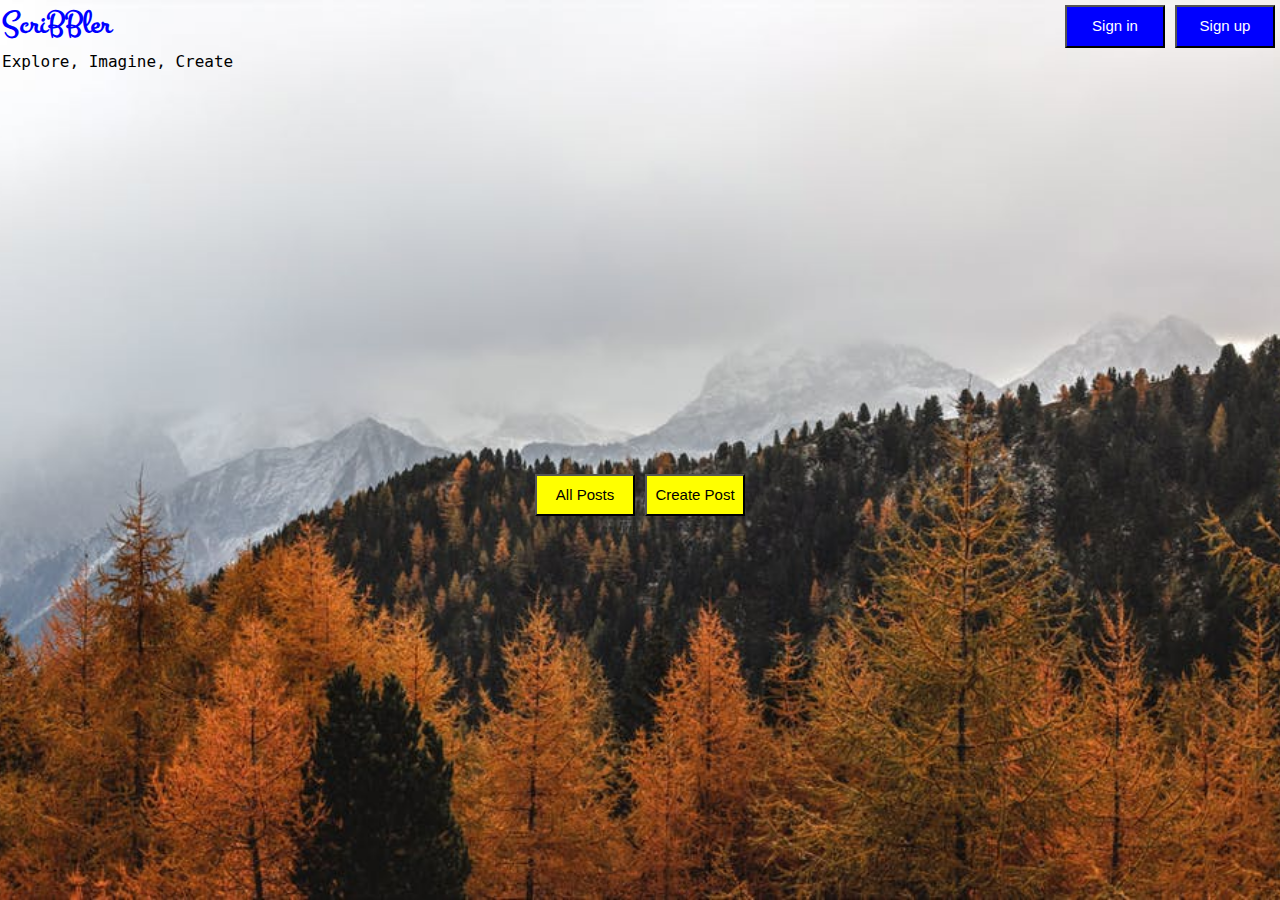
<file: index.html>
<!DOCTYPE html>
<html>

<head>
    <meta charset="utf-8" />
    <meta http-equiv="X-UA-Compatible" content="IE=edge">
    <title></title>
    <meta name="viewport" content="width=device-width, initial-scale=1">
    <!-- TODO: Include Font Awesome file here -->
    <link href="https://fonts.googleapis.com/css?family=Montez|Ubuntu+Mono&display=swap" rel="stylesheet">
    
    <!-- TODO: Include Google Fonts file here -->
    <link rel="stylesheet" href="./css/index.css">
    <link rel="stylesheet" href="./css/common.css">
    <link rel="stylesheet" href="https://stackpath.bootstrapcdn.com/bootstrap/4.4.1/css/bootstrap.min.css" integrity="sha384-Vkoo8x4CGsO3+Hhxv8T/Q5PaXtkKtu6ug5TOeNV6gBiFeWPGFN9MuhOf23Q9Ifjh" crossorigin="anonymous">
    <script src="https://code.jquery.com/jquery-3.3.1.slim.min.js" integrity="sha384-q8i/X+965DzO0rT7abK41JStQIAqVgRVzpbzo5smXKp4YfRvH+8abtTE1Pi6jizo" crossorigin="anonymous"></script>
	<script src="https://cdnjs.cloudflare.com/ajax/libs/popper.js/1.14.3/umd/popper.min.js" integrity="sha384-ZMP7rVo3mIykV+2+9J3UJ46jBk0WLaUAdn689aCwoqbBJiSnjAK/l8WvCWPIPm49" crossorigin="anonymous"></script>
	<script src="https://stackpath.bootstrapcdn.com/bootstrap/4.1.3/js/bootstrap.min.js" integrity="sha384-ChfqqxuZUCnJSK3+MXmPNIyE6ZbWh2IMqE241rYiqJxyMiZ6OW/JmZQ5stwEULTy" crossorigin="anonymous"></script>
</head>

<body id="my_body">
    <!-- TODO: Include all your code for the header and home page here -->
    <div id="main_div">
    <div id="header">
            <span id="logo">ScriBBler</span>
            <button type="button" class="header_btn" id="signup_btn" data-toggle="modal" data-target="#exampleModalSignUp">Sign up</button>
            <button class="header_btn" id="signin_btn" data-toggle="modal" data-target="#exampleModal">Sign in</button> 
            <p id="logo_txt">Explore, Imagine, Create</p>

        <!-- Sign in Modal -->
      <div class="modal fade" id="exampleModal" tabindex="-1" role="dialog" aria-labelledby="exampleModalLabel" aria-hidden="true">
        <div class="modal-dialog" role="document">
          <div class="modal-content">
            <div class="modal-header">
              <h5 class="modal-title" id="exampleModalLabel">Welcome Back</h5>
              <button type="button" class="close" data-dismiss="modal" aria-label="Close">
                <span aria-hidden="true">&times;</span>
              </button>
            </div>
            <div class="modal-body">
                    <form>
                            <div class="form-group has-error">
                              <label for="exampleInputEmail1">Email address</label>
                              <input type="email" class="form-control" required="required" id="exampleInputEmail1" aria-describedby="emailHelp" placeholder="Enter email">
                            </div>
                            <div  class="form-group">
                              <label for="exampleInputPassword1">Password</label>
                              <input type="password" class="form-control" required="required" id="exampleInputPassword1" placeholder="Password">
                            </div>
                            <button type="submit" class="btn btn-primary" id="btn1">Sign In</button>
                            <p style="font-weight: bold;text-align: center;">Not a member ? <a href="#exampleModalSignUp" data-toggle="modal" data-target="#exampleModalSignUp" data-dismiss="modal">Signup</a></p>
                          </form>
            </div>
            <div class="modal-footer">
              
            </div>
          </div>
        </div>
      </div>


      <!--Signup Modal -->
    <div class="modal fade" id="exampleModalSignUp" tabindex="-1" role="dialog" aria-labelledby="exampleModalLabel" aria-hidden="true">
        <div class="modal-dialog" role="document">
          <div class="modal-content">
            <div class="modal-header">
              <h5 class="modal-title" id="exampleModalLabel">Join Us</h5>
              <button type="button" class="close" data-dismiss="modal" aria-label="Close">
                <span aria-hidden="true">&times;</span>
              </button>
            </div>
            <div class="modal-body">
                    <form>
                            <div class="form-group has-error">
                                    <label for="exampleInputName1" style="font-weight: bold;">Name</label>
                                    <input type="email" class="form-control" required="required" id="exampleInputName1" aria-describedby="emailName" placeholder="Enter Name">
                                  </div>
                            <div class="form-group">
                              <label for="exampleInputEmail1" style="font-weight: bold;">UserName</label>
                              <input type="email" class="form-control" required="required" id="exampleInputEmail1" aria-describedby="emailHelp" placeholder="Enter your username">
                            </div>
                            <div class="form-group">
                              <label for="exampleInputPassword1" style="font-weight: bold;">Password</label>
                              <input type="password" class="form-control" required="required" id="exampleInputPassword1" placeholder="Password">
                            </div>
                            <div class="form-group">
                                    <label for="exampleInputPassword1" style="font-weight: bold;">Confirm Password</label>
                                    <input type="password" class="form-control" required="required" id="exampleInputPassword2" placeholder="Re-enter Password">
                                  </div>
                            <button type="submit" class="btn btn-primary" id="btn2">Sign Up</button>
                          </form>
            </div>
            <div class="modal-footer">
              
            </div>
          </div>
        </div>
      </div>
    </div> 
</div>

<div id=post_div>
    <button class="post_btn">All Posts</button>
    <button class="post_btn" data-toggle="modal" data-target="#createPostModal">Create Post</button>
</div>

    <!--Create post Modal-->
    <div class="modal fade" id="createPostModal" tabindex="-1" role="dialog" aria-labelledby="exampleModalLabel" aria-hidden="true">
        <div class="modal-dialog" role="document">
          <div class="modal-content">
            <div class="modal-header">
              <h5 class="modal-title" id="exampleModalLabel">Welcome Back</h5>
              <button type="button" class="close" data-dismiss="modal" aria-label="Close">
                <span aria-hidden="true">&times;</span>
              </button>
            </div>
            <div class="modal-body">
                    <form>
                            <div class="form-group">
                              <label for="postTitle">Title</label>
                              <textarea rows="1" id="postTitle" required="required" class="form-control" placeholder="Enter the title of yout post"></textarea>
                            </div>
                            <div  class="form-group">
                              <label for="postContent">Contents</label>
                              <textarea rows="20" id="postContent" required="required" class="form-control" placeholder="Enter the contents of yout post"></textarea>
                            </div>
                            <button type="submit" class="btn btn-primary" id="createpost_btn">Create</button>
                          </form>
            </div>
            <div class="modal-footer">
              
            </div>
          </div>
        </div>
      </div>
    
</body>

</html>
</file>
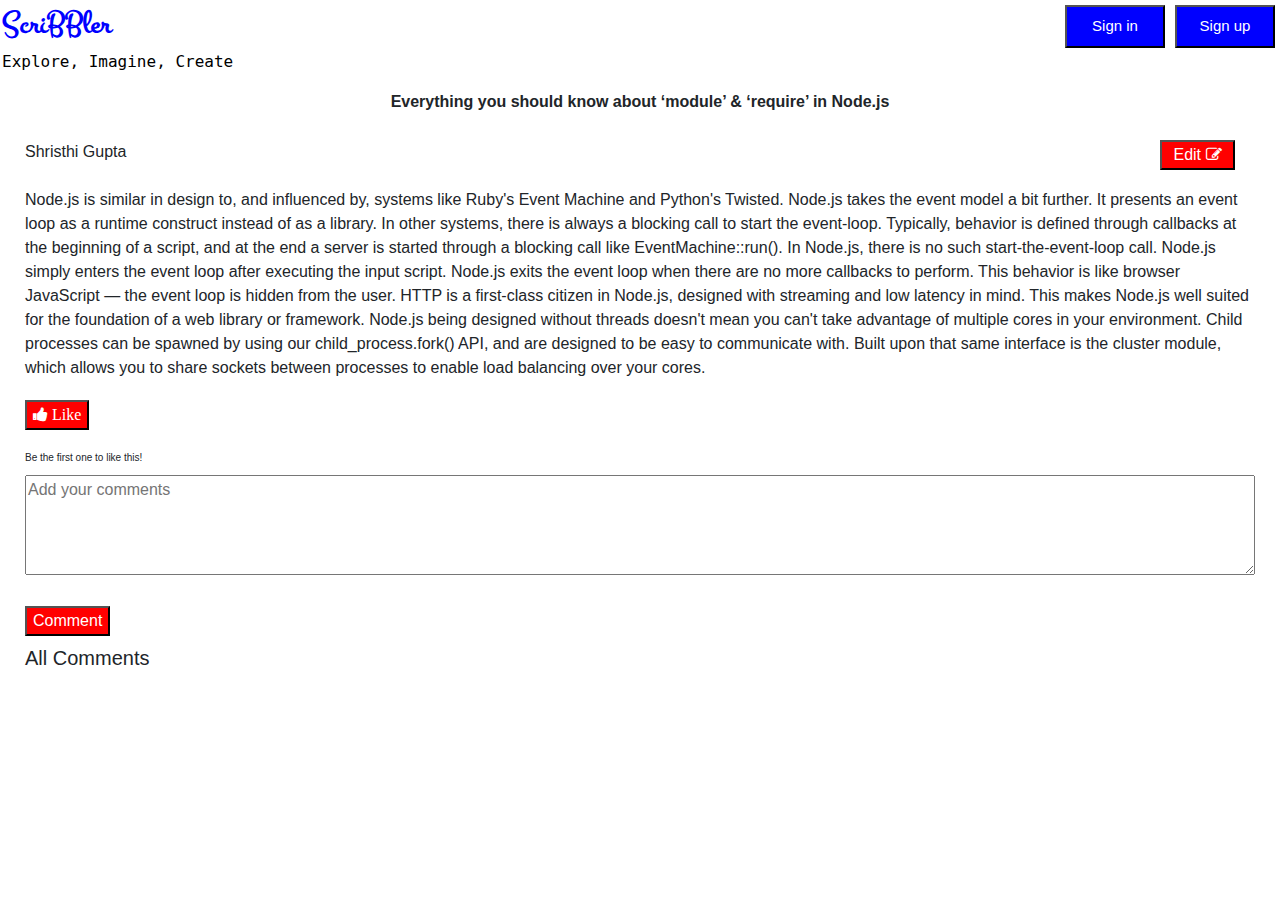
<file: html/post.html>
<!DOCTYPE html>
<html>
    <head>
        <meta charset="utf-8" />
        <meta http-equiv="X-UA-Compatible" content="IE=edge">
        <title></title>
        <meta name="viewport" content="width=device-width, initial-scale=1">
        <link href="https://fonts.googleapis.com/css?family=Montez|Ubuntu+Mono&display=swap" rel="stylesheet">
        <link rel="stylesheet" href="../css/common.css">
        <link rel="stylesheet" href="../css/post.css">

        <link rel="stylesheet" href="https://maxcdn.bootstrapcdn.com/font-awesome/4.4.0/css/font-awesome.min.css">
    <link rel="stylesheet" href="https://stackpath.bootstrapcdn.com/bootstrap/4.4.1/css/bootstrap.min.css" integrity="sha384-Vkoo8x4CGsO3+Hhxv8T/Q5PaXtkKtu6ug5TOeNV6gBiFeWPGFN9MuhOf23Q9Ifjh" crossorigin="anonymous">
    <script src="https://code.jquery.com/jquery-3.3.1.slim.min.js" integrity="sha384-q8i/X+965DzO0rT7abK41JStQIAqVgRVzpbzo5smXKp4YfRvH+8abtTE1Pi6jizo" crossorigin="anonymous"></script>
	<script src="https://cdnjs.cloudflare.com/ajax/libs/popper.js/1.14.3/umd/popper.min.js" integrity="sha384-ZMP7rVo3mIykV+2+9J3UJ46jBk0WLaUAdn689aCwoqbBJiSnjAK/l8WvCWPIPm49" crossorigin="anonymous"></script>
	<script src="https://stackpath.bootstrapcdn.com/bootstrap/4.1.3/js/bootstrap.min.js" integrity="sha384-ChfqqxuZUCnJSK3+MXmPNIyE6ZbWh2IMqE241rYiqJxyMiZ6OW/JmZQ5stwEULTy" crossorigin="anonymous"></script>
        
    </head>
    <body>
        <div id="header">
            <span id="logo">ScriBBler</span>
            <button type="button" class="header_btn" id="signup_btn" data-toggle="modal" data-target="#exampleModalSignUp">Sign up</button>
            <button class="header_btn" id="signin_btn" data-toggle="modal" data-target="#exampleModal">Sign in</button> 
            <p id="logo_txt">Explore, Imagine, Create</p>
    
        <!-- Sign in Modal -->
      <div class="modal fade" id="exampleModal" tabindex="-1" role="dialog" aria-labelledby="exampleModalLabel" aria-hidden="true">
        <div class="modal-dialog" role="document">
          <div class="modal-content">
            <div class="modal-header">
              <h5 class="modal-title" id="exampleModalLabel">Welcome Back</h5>
              <button type="button" class="close" data-dismiss="modal" aria-label="Close">
                <span aria-hidden="true">&times;</span>
              </button>
            </div>
            <div class="modal-body">
                    <form>
                            <div class="form-group has-error">
                              <label for="exampleInputEmail1">Email address</label>
                              <input type="email" class="form-control" required="required" id="exampleInputEmail1" aria-describedby="emailHelp" placeholder="Enter email">
                            </div>
                            <div  class="form-group">
                              <label for="exampleInputPassword1">Password</label>
                              <input type="password" class="form-control" required="required" id="exampleInputPassword1" placeholder="Password">
                            </div>
                            <button type="submit" class="btn btn-primary" id="btn1">Sign In</button>
                            <p style="font-weight: bold;text-align: center;">Not a member ? <a href="#exampleModalSignUp" data-toggle="modal" data-target="#exampleModalSignUp" data-dismiss="modal">Signup</a></p>
                          </form>
            </div>
            <div class="modal-footer">
              
            </div>
          </div>
        </div>
      </div>
    
    
      <!--Signup Modal -->
    <div class="modal fade" id="exampleModalSignUp" tabindex="-1" role="dialog" aria-labelledby="exampleModalLabel" aria-hidden="true">
        <div class="modal-dialog" role="document">
          <div class="modal-content">
            <div class="modal-header">
              <h5 class="modal-title" id="exampleModalLabel">Join Us</h5>
              <button type="button" class="close" data-dismiss="modal" aria-label="Close">
                <span aria-hidden="true">&times;</span>
              </button>
            </div>
            <div class="modal-body">
                    <form>
                            <div class="form-group has-error">
                                    <label for="exampleInputName1" style="font-weight: bold;">Name</label>
                                    <input type="email" class="form-control" required="required" id="exampleInputName1" aria-describedby="emailName" placeholder="Enter Name">
                                  </div>
                            <div class="form-group">
                              <label for="exampleInputEmail1" style="font-weight: bold;">UserName</label>
                              <input type="email" class="form-control" required="required" id="exampleInputEmail1" aria-describedby="emailHelp" placeholder="Enter your username">
                            </div>
                            <div class="form-group">
                              <label for="exampleInputPassword1" style="font-weight: bold;">Password</label>
                              <input type="password" class="form-control" required="required" id="exampleInputPassword1" placeholder="Password">
                            </div>
                            <div class="form-group">
                                    <label for="exampleInputPassword1" style="font-weight: bold;">Confirm Password</label>
                                    <input type="password" class="form-control" required="required" id="exampleInputPassword2" placeholder="Re-enter Password">
                                  </div>
                            <button type="submit" class="btn btn-primary" id="btn2">Sign Up</button>
                          </form>
            </div>
            <div class="modal-footer">
              
            </div>
          </div>
        </div>
      </div>
    </div>

    <div id="mainbody">
        <div>
            <p style="text-align: center; font-weight: bold;">Everything you should know about ‘module’ & ‘require’ in Node.js</p>
            <p>
                <span style="float: left; margin:10px 25px;">Shristhi Gupta</span>
                <span style="float: right;">
                    <button style="background-color: red; color: white; margin:10px 45px;width:75px;">Edit <i class="fa fa-pencil-square-o"></i></button>
                </span>
            </p>
        </div>
        <div>
            <br><br>
            <p id="postText">
                Node.js is similar in design to, and influenced by, systems like Ruby's Event Machine and Python's Twisted. Node.js takes the event model a bit further. It presents an event loop as a runtime construct instead of as a library. In other systems, there is always a blocking call to start the event-loop. Typically, behavior is defined through callbacks at the beginning of a script, and at the end a server is started through a blocking call like EventMachine::run(). In Node.js, there is no such start-the-event-loop call. Node.js simply enters the event loop after executing the input script. Node.js exits the event loop when there are no more callbacks to perform. This behavior is like browser JavaScript — the event loop is hidden from the user.
                HTTP is a first-class citizen in Node.js, designed with streaming and low latency in mind. This makes Node.js well suited for the foundation of a web library or framework.
                Node.js being designed without threads doesn't mean you can't take advantage of multiple cores in your environment. Child processes can be spawned by using our child_process.fork() API, and are designed to be easy to communicate with. Built upon that same interface is the cluster module, which allows you to share sockets between processes to enable load balancing over your cores.
            </p>
        </div>
        <div class="likeBlogButton">    
            <button  id= "likeBlogBtn" onclick="postLiked()"><i class="fa fa-thumbs-up"> Like</i></button> 
            <span id="likeCount">Be the first one to like this!</span>
        </div>
        <div id=commentsArea>
            <textarea placeholder="Add your comments" id="userComments" value=""></textarea>
            <br><br>
            <button id="addCommentBtn" onclick="addComments(userComments)">Comment</button>
        </div>
        <div id="postedComments">
            <h5>All Comments</h5>

        </div>
    </div>
        <script src="../js/post.js"></script>
    </body>
</html>
</file>
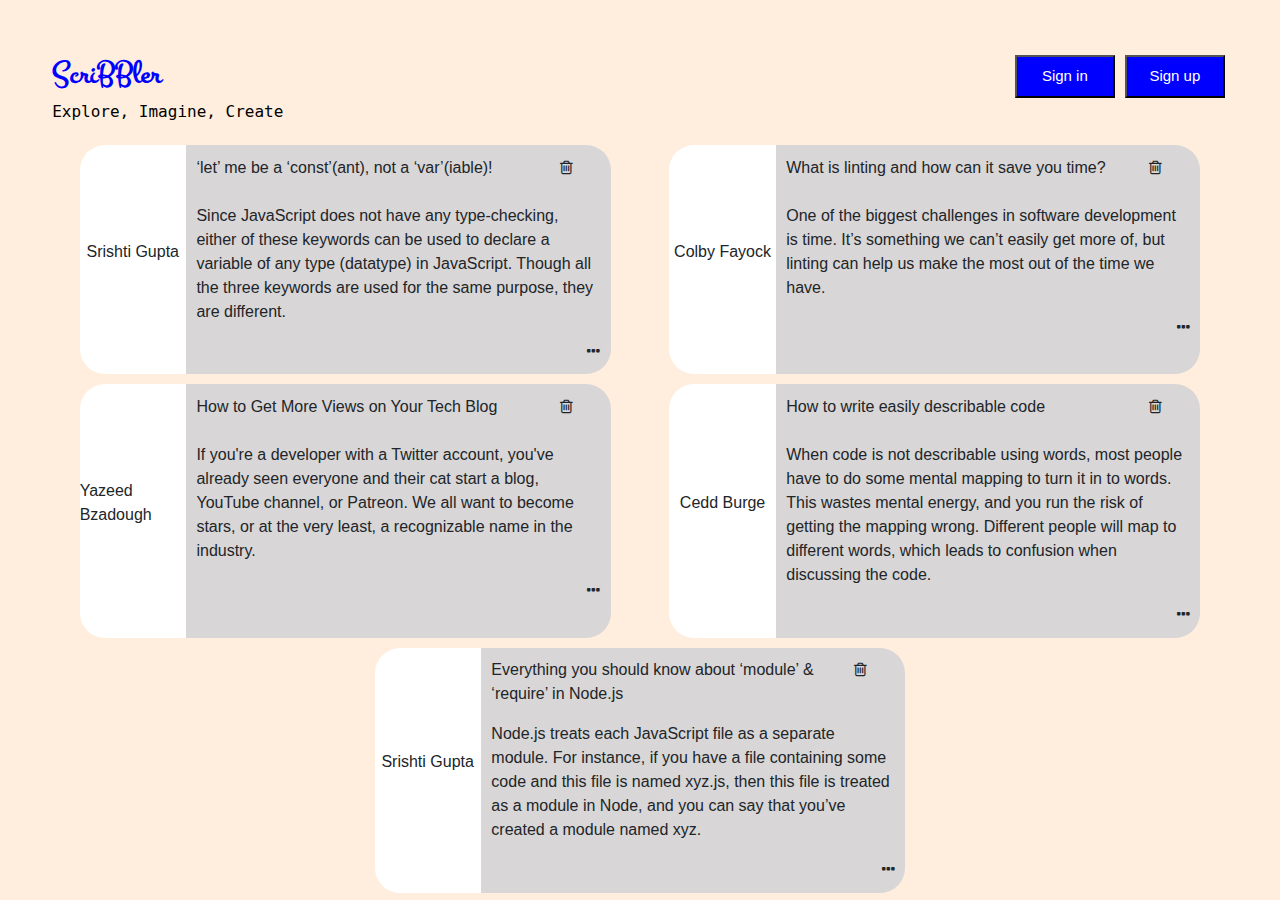
<file: html/postslist.html>
<!DOCTYPE html>
<html>

<head>

    <meta charset="utf-8" />
    <meta http-equiv="X-UA-Compatible" content="IE=edge">
    <title></title>
    <meta name="viewport" content="width=device-width, initial-scale=1">
    <link href="https://fonts.googleapis.com/css?family=Montez|Ubuntu+Mono&display=swap" rel="stylesheet">
    <link rel="stylesheet" href="../css/common.css">
    <link rel="stylesheet" href="../css/postlist.css">
    <!-- TODO: Include Font Awesome file here -->
    <!-- TODO: Include Google Fonts file here -->
    <link rel="stylesheet" href="https://maxcdn.bootstrapcdn.com/font-awesome/4.4.0/css/font-awesome.min.css">
    <link rel="stylesheet" href="https://stackpath.bootstrapcdn.com/bootstrap/4.4.1/css/bootstrap.min.css" integrity="sha384-Vkoo8x4CGsO3+Hhxv8T/Q5PaXtkKtu6ug5TOeNV6gBiFeWPGFN9MuhOf23Q9Ifjh" crossorigin="anonymous">
    <script src="https://code.jquery.com/jquery-3.3.1.slim.min.js" integrity="sha384-q8i/X+965DzO0rT7abK41JStQIAqVgRVzpbzo5smXKp4YfRvH+8abtTE1Pi6jizo" crossorigin="anonymous"></script>
	<script src="https://cdnjs.cloudflare.com/ajax/libs/popper.js/1.14.3/umd/popper.min.js" integrity="sha384-ZMP7rVo3mIykV+2+9J3UJ46jBk0WLaUAdn689aCwoqbBJiSnjAK/l8WvCWPIPm49" crossorigin="anonymous"></script>
	<script src="https://stackpath.bootstrapcdn.com/bootstrap/4.1.3/js/bootstrap.min.js" integrity="sha384-ChfqqxuZUCnJSK3+MXmPNIyE6ZbWh2IMqE241rYiqJxyMiZ6OW/JmZQ5stwEULTy" crossorigin="anonymous"></script>
</head>

<body id="my_body">
    <!-- TODO: Include code for header here -->
    <div id="header">
        <span id="logo">ScriBBler</span>
        <button type="button" class="header_btn" id="signup_btn" data-toggle="modal" data-target="#exampleModalSignUp">Sign up</button>
        <button class="header_btn" id="signin_btn" data-toggle="modal" data-target="#exampleModal">Sign in</button> 
        <p id="logo_txt">Explore, Imagine, Create</p>

    <!-- Sign in Modal -->
  <div class="modal fade" id="exampleModal" tabindex="-1" role="dialog" aria-labelledby="exampleModalLabel" aria-hidden="true">
    <div class="modal-dialog" role="document">
      <div class="modal-content">
        <div class="modal-header">
          <h5 class="modal-title" id="exampleModalLabel">Welcome Back</h5>
          <button type="button" class="close" data-dismiss="modal" aria-label="Close">
            <span aria-hidden="true">&times;</span>
          </button>
        </div>
        <div class="modal-body">
                <form>
                        <div class="form-group has-error">
                          <label for="exampleInputEmail1">Email address</label>
                          <input type="email" class="form-control" required="required" id="exampleInputEmail1" aria-describedby="emailHelp" placeholder="Enter email">
                        </div>
                        <div  class="form-group">
                          <label for="exampleInputPassword1">Password</label>
                          <input type="password" class="form-control" required="required" id="exampleInputPassword1" placeholder="Password">
                        </div>
                        <button type="submit" class="btn btn-primary" id="btn1">Sign In</button>
                        <p style="font-weight: bold;text-align: center;">Not a member ? <a href="#exampleModalSignUp" data-toggle="modal" data-target="#exampleModalSignUp" data-dismiss="modal">Signup</a></p>
                      </form>
        </div>
        <div class="modal-footer">
          
        </div>
      </div>
    </div>
  </div>


  <!--Signup Modal -->
<div class="modal fade" id="exampleModalSignUp" tabindex="-1" role="dialog" aria-labelledby="exampleModalLabel" aria-hidden="true">
    <div class="modal-dialog" role="document">
      <div class="modal-content">
        <div class="modal-header">
          <h5 class="modal-title" id="exampleModalLabel">Join Us</h5>
          <button type="button" class="close" data-dismiss="modal" aria-label="Close">
            <span aria-hidden="true">&times;</span>
          </button>
        </div>
        <div class="modal-body">
                <form>
                        <div class="form-group has-error">
                                <label for="exampleInputName1" style="font-weight: bold;">Name</label>
                                <input type="email" class="form-control" required="required" id="exampleInputName1" aria-describedby="emailName" placeholder="Enter Name">
                              </div>
                        <div class="form-group">
                          <label for="exampleInputEmail1" style="font-weight: bold;">UserName</label>
                          <input type="email" class="form-control" required="required" id="exampleInputEmail1" aria-describedby="emailHelp" placeholder="Enter your username">
                        </div>
                        <div class="form-group">
                          <label for="exampleInputPassword1" style="font-weight: bold;">Password</label>
                          <input type="password" class="form-control" required="required" id="exampleInputPassword1" placeholder="Password">
                        </div>
                        <div class="form-group">
                                <label for="exampleInputPassword1" style="font-weight: bold;">Confirm Password</label>
                                <input type="password" class="form-control" required="required" id="exampleInputPassword2" placeholder="Re-enter Password">
                              </div>
                        <button type="submit" class="btn btn-primary" id="btn2">Sign Up</button>
                      </form>
        </div>
        <div class="modal-footer">
          
        </div>
      </div>
    </div>
  </div>
</div>

    <!-- ATTENTION: The HTML code for the list of posts has been given to you. You can feel free to add/delete/modify this code. You need to write the proper CSS and JavaScript code corresponding to this page so that the result looks like the screenshots given to you in the Project Statement. -->

    <!-- list of all posts starts here -->
    <div id="mainpostdiv">

        <!-- post 1 starts here -->
        <div class="posts">
            <div class="postowner">
                <p>Srishti Gupta</p>
            </div>

            <div class="postbody">
                <div>
                    <p class="postHeading">‘let’ me be a ‘const’(ant), not a ‘var’(iable)!</p>
                        <!-- TODO: Include Font Awesome icon for delete icon here -->
                        <span class="trashIcon" data-toggle="modal" data-target="#postDeleteModal">
                            <i class="fa fa-trash-o"></i>
                        </span>
                        </div>
                        <br><br>
                <p>Since JavaScript does not have any type-checking, either of these keywords can be used to declare a variable of any type (datatype) in JavaScript. Though all the three keywords are used for the same purpose, they are different.</p>
                <span class="ellipsis" onclick="redirectToPosts()">
                    <!-- TODO: Include Font Awesome icon for horizontal ellipsis icon here -->
                    <i class="fa fa-ellipsis-h"></i>
                </span>
            </div>
        </div>
        <!-- post 1 ends here -->

        <!-- post 2 starts here -->
        <div class="posts">
            <div class="postowner">
                <p>Colby Fayock</p>
            </div>

            <div class="postbody">
                <div>
                    <p class="postHeading">What is linting and how can it save you time?</p>
                    <span class="trashIcon" data-toggle="modal" data-target="#postDeleteModal">
                        <i class="fa fa-trash-o"></i>
                    </span>
                </div>
                <br><br>
                <p>One of the biggest challenges in software development is time. It’s something we can’t easily get more of, but linting can help us make the most out of the time we have.</p>
                <span class="ellipsis" onclick="redirectToPosts()">
                    <i class="fa fa-ellipsis-h"></i>
                    <!-- TODO: Include Font Awesome icon for horizontal ellipsis icon here -->
                </span>
            </div>
        </div>
        <!-- post 2 ends here -->

        <!-- post 3 starts here -->
        <div class="posts">
            <div class="postowner">
                <p>Yazeed Bzadough</p>
            </div>

            <div class="postbody"> 
                <div>
                    <p class="postHeading">How to Get More Views on Your Tech Blog</p>
                    <span class="trashIcon" data-toggle="modal" data-target="#postDeleteModal">
                        <i class="fa fa-trash-o"></i>
                    </span>
                </div>
                <br><br>
                <p>If you're a developer with a Twitter account, you've already seen everyone and their cat start a blog, YouTube channel, or Patreon. We all want to become stars, or at the very least, a recognizable name in the industry.</p>
                <span class="ellipsis" onclick="redirectToPosts()"> 
                    <!-- TODO: Include Font Awesome icon for horizontal ellipsis icon here -->
                    <i class="fa fa-ellipsis-h"></i>
                </span>
            </div>
        </div>
        <!-- post 3 ends here -->

        <!-- post 4 starts here -->
        <div class="posts">
            <div class="postowner"> 
                <p>Cedd Burge</p>
            </div>

            <div class="postbody">
                <div>
                    <p class="postHeading">How to write easily describable code</p>
                    <span class="trashIcon" data-toggle="modal" data-target="#postDeleteModal">
                        <i class="fa fa-trash-o"></i>
                    </span>
                </div>
                <br><br>
                <p>When code is not describable using words, most people have to do some mental mapping to turn it in to words. This wastes mental energy, and you run the risk of getting the mapping wrong. Different people will map to different words, which
                    leads to confusion when discussing the code.</p>
                <span class="ellipsis" onclick="redirectToPosts()">
                    <!-- TODO: Include Font Awesome icon for horizontal ellipsis icon here -->
                    <i class="fa fa-ellipsis-h"></i>
                </span>
            </div>
        </div>
        <!-- post 4 ends here -->

        <!-- post 5 starts here -->
        <div class="posts">
            <div class="postowner">
                <p>Srishti Gupta</p>
            </div>

            <div class="postbody">
                <div>
                    <p class="postHeading">Everything you should know about ‘module’ & ‘require’ in Node.js</p>
                    <span class="trashIcon" data-toggle="modal" data-target="#postDeleteModal">
                        <i class="fa fa-trash-o"></i>
                    </span>
                </div>
                <br><br>
                <p>Node.js treats each JavaScript file as a separate module. For instance, if you have a file containing some code and this file is named xyz.js, then this file is treated as a module in Node, and you can say that you’ve created a module
                    named xyz.</p>
                <span class="ellipsis" onclick="redirectToPosts()">
                    <i class="fa fa-ellipsis-h"></i>
                    <!-- TODO: Include Font Awesome icon for horizontal ellipsis icon here -->
                </span>
            </div>
        </div>
        <!-- post 5 ends here -->

        <!-- TODO: Write code for delete post modal here -->

        <div class="modal fade" id="postDeleteModal" tabindex="-1" role="dialog" aria-labelledby="exampleModalLabel" aria-hidden="true">
            <div class="modal-dialog" role="document">
              <div class="modal-content">
                <div class="modal-header">
                  <h5 class="modal-title" id="exampleModalLabel">Are you sure you want to delete this post ?</h5>
                  <button type="button" class="close" data-dismiss="modal" aria-label="Close">
                    <span aria-hidden="true">&times;</span>
                  </button>
                </div>
                <div class="modal-body">
                    <button type="button" class="btn btn-success" data-dismiss="modal" style="float: left;" onclick="deletePost(this)">Yes</button>
                    <button type="button" class="btn btn-danger" data-dismiss="modal" style="float: right;">No</button>
                </div>
              </div>
            </div>
          </div>    


    </div>
    <!-- list of all posts ends here -->
    <script src="../js/postlist.js"></script>
</body>

</html>
</file>
<file: css/index.css>
body, html {
    height: 100%;
    margin: 0;
    background-image: url("../images/background.jpg");
    background-position: center;
    background-size: cover;
    display: flex;
    flex-direction: column;
    justify-content: left;
}


#post_div {
    display: flex;
    flex-direction: row;
    justify-content: center;
    margin: auto;
}

.post_btn {

    background-color: yellow;
    color: black;
    margin: 5px;
    font-size: 15px;
    padding: 8px;
    width: 100px;
    font-family: Arial;
}
</file>
<file: css/common.css>
#logo {
    font-family: 'Montez', cursive; 
    font-weight: bold;
    color: blue;
    font-size: xx-large;
    margin: 2px;
    text-align: left;

}

.header_btn {
    float: right;
    background-color: blue;
    color: white;
    margin: 5px;
    font-size: 15px;
    padding: 8px;
    width: 100px;
    font-family: Arial;
}

#logo_txt {
    color: black;
    margin-left: 2px;
    margin-top: 2px;
    font-family: 'Ubuntu Mono', monospace;
    display: block;
}

#btn1 {
    display: block;
    margin: auto;
}

#btn2 {
    width: 100%;
    background-color: green;
    color: white;
    border: none;
}

#createpost_btn{
    background-color: green;
    color: white;
    display: block;
    margin: auto;
    border: none;
}
</file>
<file: css/post.css>
#likeBlogBtn {
    margin: 10px 25px;
    background-color: red;
    color: white;
}

#postText {
    margin: 10px 25px;

}
 
#commentsArea {
    margin: 10px 25px;
}

#userComments {
    width: 100%;
    height: 100px;
}

#addCommentBtn {
    display: block;
    background-color: red;
    color: white;

}

#postedComments {
    margin: 10px 25px;
}

.commentStyle {
    border-width: 6px 3px;
    border-style: solid;
    border-color: gray;
    margin-bottom: 10px;
}

#likeCount {
    display: block;
    margin: 10px 25px;
    font-size: 10px;
}
</file>
<file: css/postlist.css>
#my_body, html {
    height: 100%;
    margin: 0;
    background-color: #ffeedd; 
    background-size: cover;
    display: flex;
    flex-direction: column;
    justify-content: left;
    padding: 2%;
}

#mainpostdiv {
    display: flex;
    flex-direction: row;
    justify-content: space-between;
    flex-wrap: wrap;
}

.posts {
    display: flex;
    flex-direction: row;
    border-radius: 25px;
    overflow: hidden;
    width: 45%;
    margin: 5px auto;
}

.postowner {
    width: 20%;
    background-color: white;
    display:flex;
    justify-content: center;
    align-items: center;
}

.postbody {
    width: 80%;
    background-color: rgb(216, 214, 214);
    padding: 2%;
}

.postdelete_btn {
    
    background-color: rgb(216, 214, 214);
}

.postHeading {
    width: 90%;
    float: left;

}

.trashIcon {
    width: 10%;
    float: right;
}

.ellipsis {
    float: right;
}
</file>
